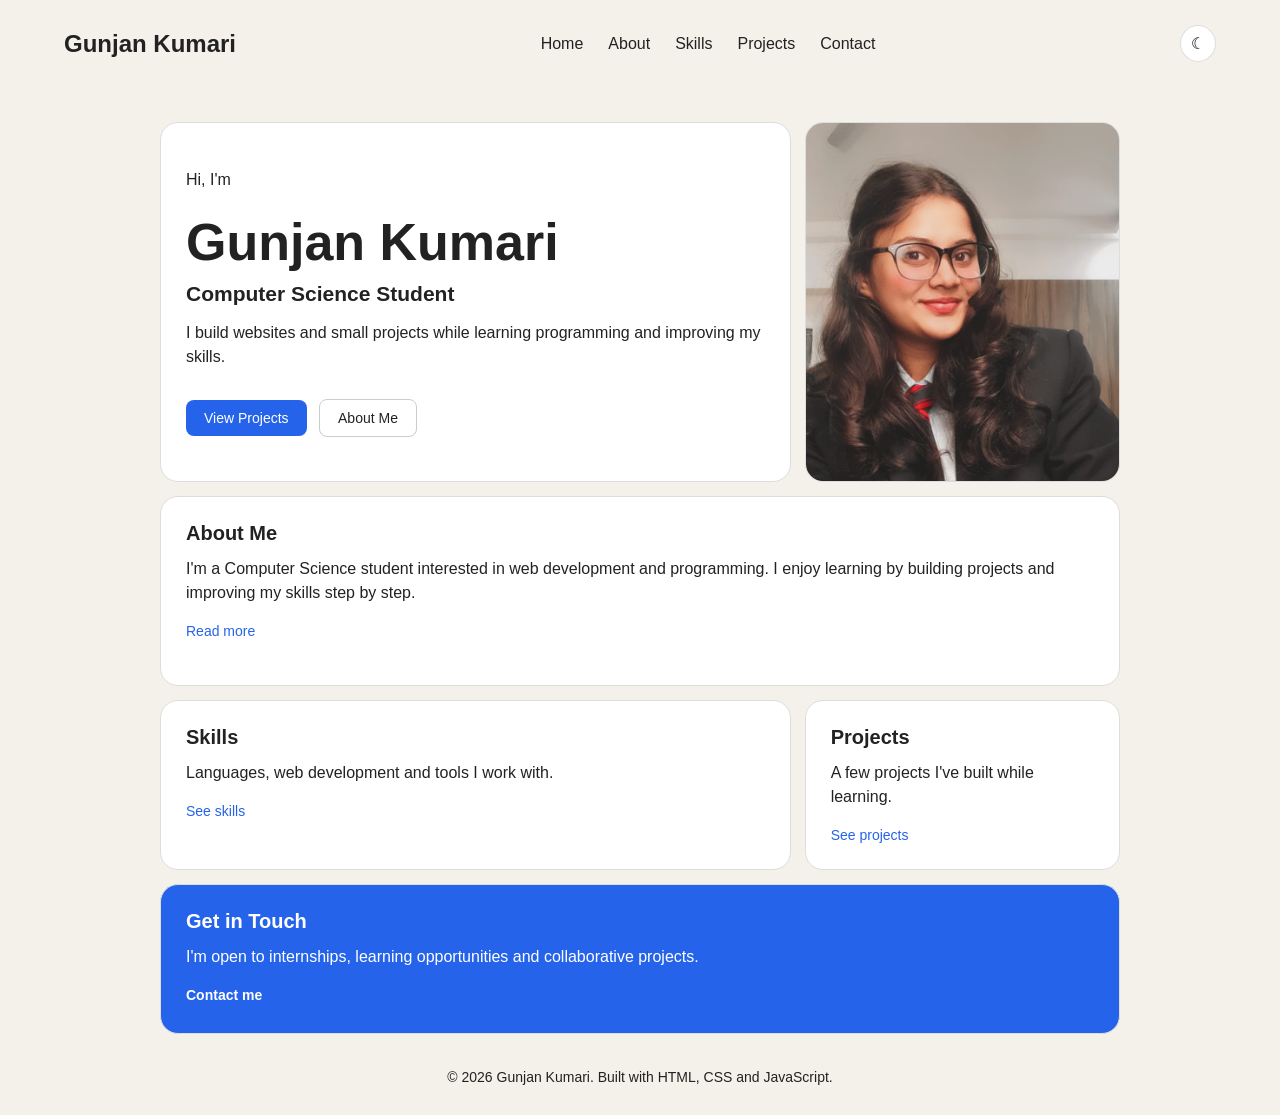
<file: index.html>
<!DOCTYPE html>
<html lang="en">
<head>
  <meta charset="UTF-8">
  <meta name="viewport" content="width=device-width, initial-scale=1.0">
  <title>Gunjan Kumari Portfolio</title>
  <link rel="stylesheet" href="style.css">
</head>
<body>
  
  <header>
    <nav>
      <div class="logo">Gunjan Kumari</div>
      <div class="nav-bars">
        <a href="index.html">Home</a>
        <a href="about.html">About</a>
        <a href="skills.html">Skills</a>
        <a href="projects.html">Projects</a>
        <a href="contact.html">Contact</a>
      </div>
      <button id="theme-btn">☾</button>
    </nav>
  </header>

  <main>
    <section id="home">
      <p>Hi, I'm</p>
      <h1>Gunjan Kumari</h1>
      <h2>Computer Science Student</h2>
      <p>
        I build websites and small projects while learning
        programming and improving my skills.
      </p>
      <div class="home-buttons">
        <a href="projects.html">View Projects</a>
        <a href="about.html">About Me</a>
      </div>
    </section>
    <section id="profile">
      <img src="Profile.jpg" alt="Gunjan Kumari">
    </section>
    <section id="about">
      <h2>About Me</h2>
      <p>
        I'm a Computer Science student interested in web development
        and programming. I enjoy learning by building projects and
        improving my skills step by step.
      </p>
      <a href="about.html">Read more</a>
    </section>
    <section id="skills">
      <h2>Skills</h2>
      <p>
        Languages, web development and tools I work with.
      </p>
      <a href="skills.html">See skills</a>
    </section>
    <section id="projects">
      <h2>Projects</h2>
      <p>
        A few projects I've built while learning.
      </p>
      <a href="projects.html">See projects</a>
    </section>
    <section id="contact">
      <h2>Get in Touch</h2>
      <p>
        I'm open to internships, learning opportunities
        and collaborative projects.
      </p>
      <a href="contact.html">Contact me</a>
    </section>
  </main>

  <footer>
    <p>
      &copy; <span id="year"></span> Gunjan Kumari.
      Built with HTML, CSS and JavaScript.
    </p>
  </footer>

  <script src="script.js"></script>
</body>
</html>
</file>
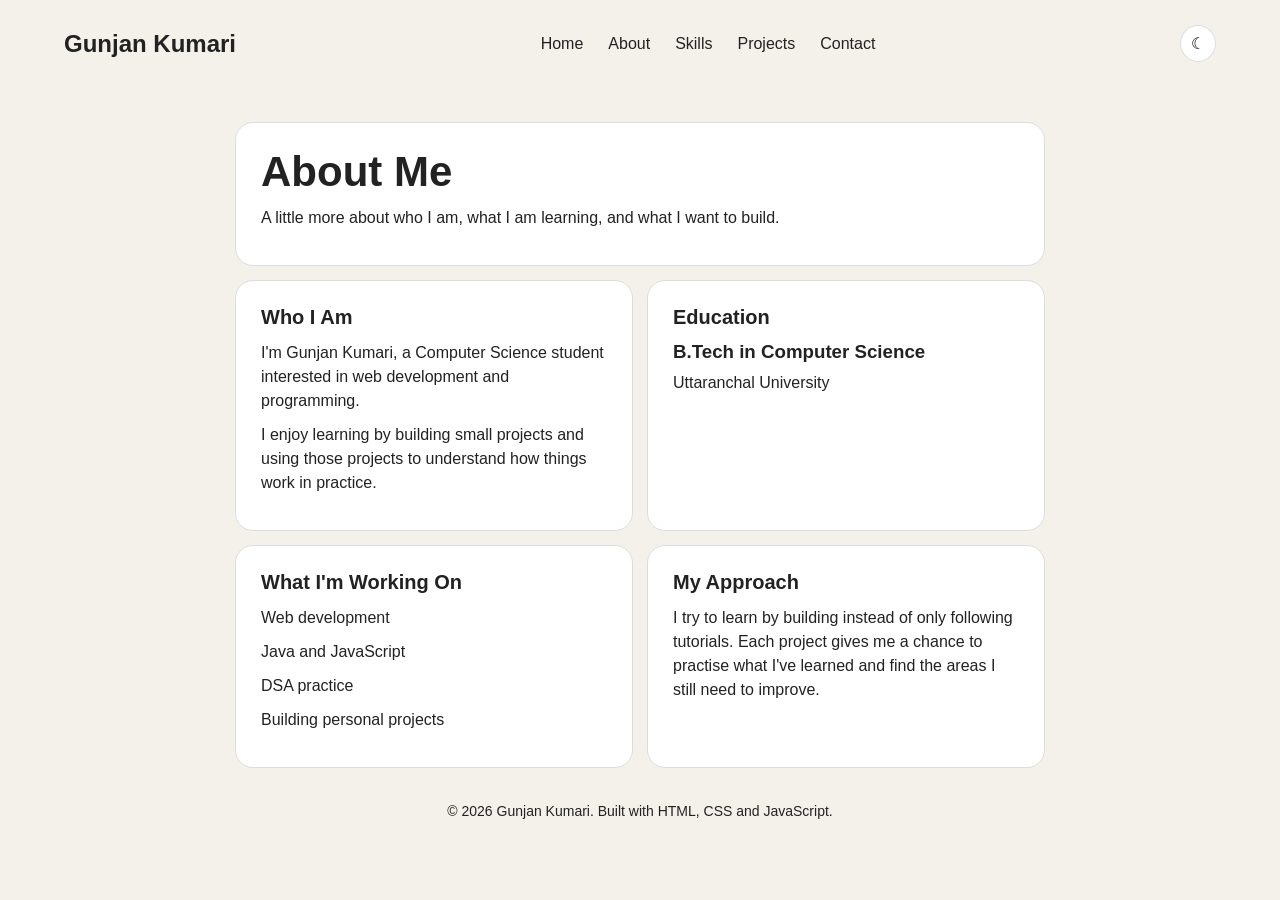
<file: about.html>
<!DOCTYPE html>
<html lang="en">
<head>
  <meta charset="UTF-8">
  <meta name="viewport" content="width=device-width, initial-scale=1.0">
  <title>About</title>
  <link rel="stylesheet" href="style.css">
</head>

<body>

  <header>
    <nav>
      <div class="logo">Gunjan Kumari</div>

      <div class="nav-bars">
        <a href="index.html">Home</a>
        <a href="about.html">About</a>
        <a href="skills.html">Skills</a>
        <a href="projects.html">Projects</a>
        <a href="contact.html">Contact</a>
      </div>

      <button id="theme-btn">☾</button>
    </nav>
  </header>


  <main class="details-page">

    <section class="page-intro">
      <h1>About Me</h1>

      <p>
        A little more about who I am, what I am learning,
        and what I want to build.
      </p>
    </section>


    <section class="about-card">
      <h2>Who I Am</h2>

      <p>
        I'm Gunjan Kumari, a Computer Science student interested
        in web development and programming.
      </p>

      <p>
        I enjoy learning by building small projects and using
        those projects to understand how things work in practice.
      </p>
    </section>


    <section class="about-card">
      <h2>Education</h2>

      <h3>B.Tech in Computer Science</h3>

      <p>
        Uttaranchal University
      </p>
    </section>


    <section class="about-card">
      <h2>What I'm Working On</h2>

      <p>Web development</p>
      <p>Java and JavaScript</p>
      <p>DSA practice</p>
      <p>Building personal projects</p>
    </section>


    <section class="about-card">
      <h2>My Approach</h2>

      <p>
        I try to learn by building instead of only following tutorials.
        Each project gives me a chance to practise what I've learned
        and find the areas I still need to improve.
      </p>
    </section>

  </main>


  <footer>
    <p>&copy; <span id="year"></span> Gunjan Kumari. Built with HTML, CSS and JavaScript.</p>
  </footer>


  <script src="script.js"></script>

</body>
</html>
</file>
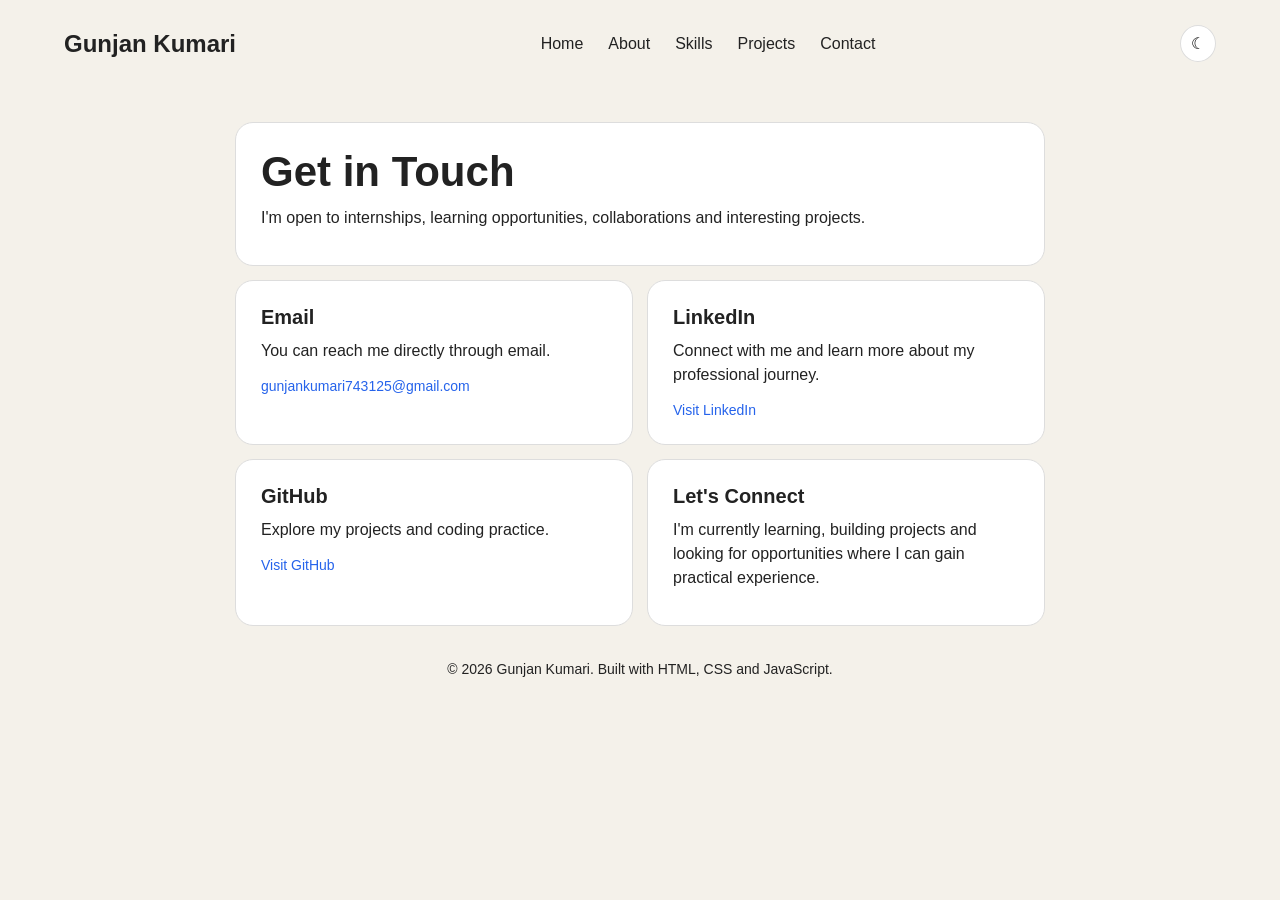
<file: contact.html>
<!DOCTYPE html>
<html lang="en">
<head>
  <meta charset="UTF-8">
  <meta name="viewport" content="width=device-width, initial-scale=1.0">
  <title>Contact</title>
  <link rel="stylesheet" href="style.css">
</head>
<body>

  <header>
    <nav>
      <div class="logo">Gunjan Kumari</div>
      <div class="nav-bars">
        <a href="index.html">Home</a>
        <a href="about.html">About</a>
        <a href="skills.html">Skills</a>
        <a href="projects.html">Projects</a>
        <a href="contact.html">Contact</a>
      </div>
      <button id="theme-btn">☾</button>
    </nav>
  </header>
  <main class="details-page">
    <section class="page-intro">
      <h1>Get in Touch</h1>
      <p>
        I'm open to internships, learning opportunities,
        collaborations and interesting projects.
      </p>
    </section>
    <section class="contact-card">
      <h2>Email</h2>
      <p>
        You can reach me directly through email.
      </p>
      <a href="mailto:gunjankumari743125@gmail.com">
        gunjankumari743125@gmail.com
      </a>
    </section>
    <section class="contact-card">
      <h2>LinkedIn</h2>
      <p>
        Connect with me and learn more about my professional journey.
      </p>
      <a href="https://www.linkedin.com/in/gunjan-kumari-443295365" target="_blank" rel="noopener noreferrer">Visit LinkedIn
      </a>
    </section>

    <section class="contact-card">
      <h2>GitHub</h2>
      <p>
        Explore my projects and coding practice.
      </p>
      <a href="https://github.com/Gunjan-16" target="_blank" rel="noopener noreferrer"> Visit GitHub</a>
    </section>

    <section class="contact-card">
      <h2>Let's Connect</h2>

      <p>
        I'm currently learning, building projects and looking
        for opportunities where I can gain practical experience.
      </p>
    </section>

  </main>

  <footer>
    <p>&copy; <span id="year"></span> Gunjan Kumari. Built with HTML, CSS and JavaScript.</p>
  </footer>

  <script src="script.js"></script>

</body>
</html>
</file>
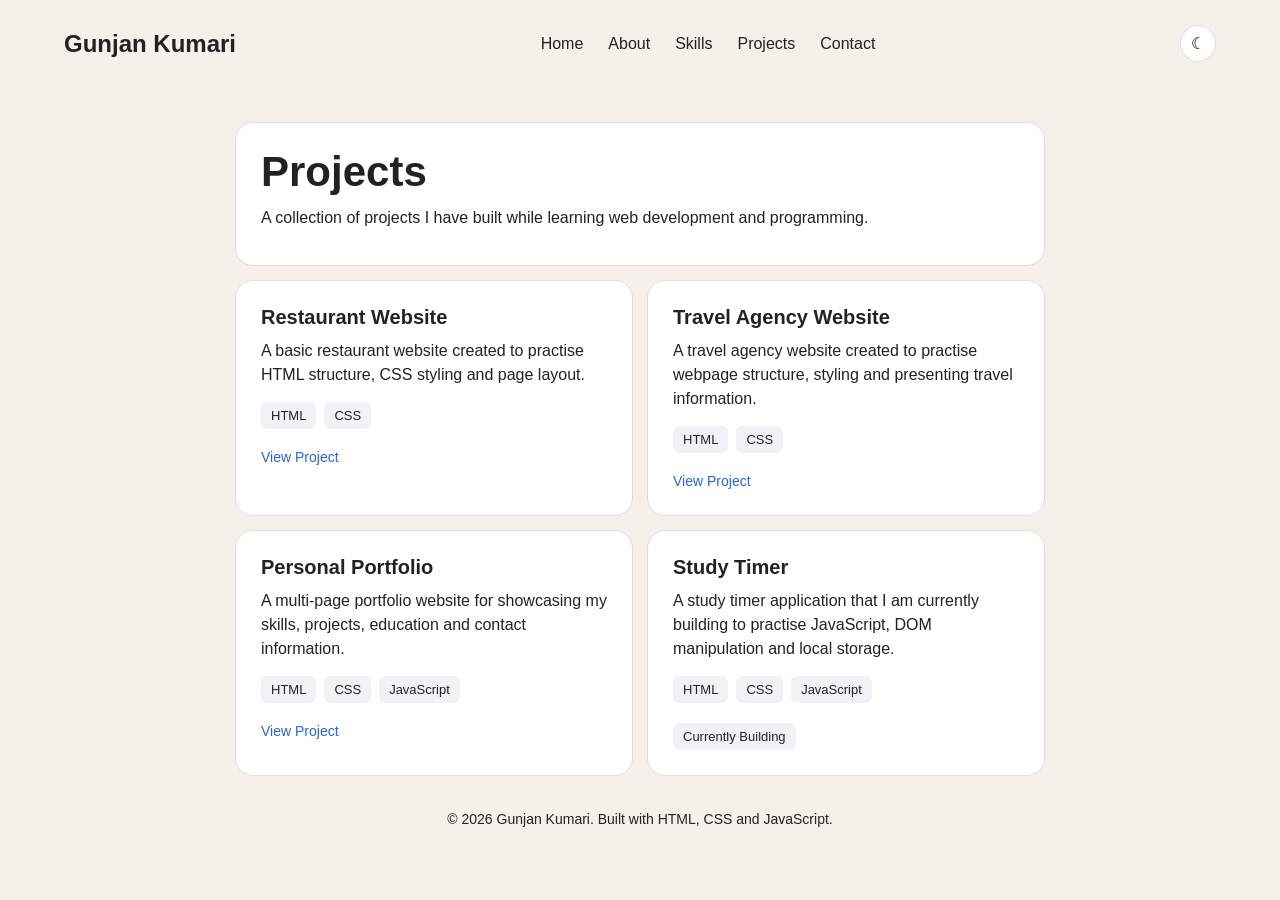
<file: projects.html>
<!DOCTYPE html>
<html lang="en">
<head>
  <meta charset="UTF-8">
  <meta name="viewport" content="width=device-width, initial-scale=1.0">
  <title>Projects</title>
  <link rel="stylesheet" href="style.css">
</head>
<body>

  <header>
    <nav>
      <div class="logo">Gunjan Kumari</div>
      <div class="nav-bars">
        <a href="index.html">Home</a>
        <a href="about.html">About</a>
        <a href="skills.html">Skills</a>
        <a href="projects.html">Projects</a>
        <a href="contact.html">Contact</a>
      </div>
      <button id="theme-btn">☾</button>
    </nav>
  </header>
  
  <main class="details-page">
    <section class="page-intro">
      <h1>Projects</h1>
      <p>
        A collection of projects I have built while learning
        web development and programming.
      </p>
    </section>
    <section class="project-card">
      <h2>Restaurant Website</h2>
      <p>
        A basic restaurant website created to practise HTML
        structure, CSS styling and page layout.
      </p>
      <div class="project-tech">
        <span>HTML</span>
        <span>CSS</span>
      </div>
      <a href="https://restaraunt-website.netlify.app/" class="project-link">View Project</a>
    </section>
    <section class="project-card">
      <h2>Travel Agency Website</h2>
      <p>
        A travel agency website created to practise webpage
        structure, styling and presenting travel information.
      </p>
      <div class="project-tech">
        <span>HTML</span>
        <span>CSS</span>
      </div>
      <a href="https://travelageny.vercel.app/" class="project-link">View Project</a>
    </section>
    <section class="project-card">
      <h2>Personal Portfolio</h2>
      <p>
        A multi-page portfolio website for showcasing my skills,
        projects, education and contact information.
      </p>
      <div class="project-tech">
        <span>HTML</span>
        <span>CSS</span>
        <span>JavaScript</span>
      </div>
      <a href="https://portfolioo-taupe-one.vercel.app/" class="project-link">View Project</a>
    </section>
    <section class="project-card">
      <h2>Study Timer</h2>
      <p>
        A study timer application that I am currently building
        to practise JavaScript, DOM manipulation and local storage.
      </p>

      <div class="project-tech">
        <span>HTML</span>
        <span>CSS</span>
        <span>JavaScript</span>
      </div>
      <span class="project-status">Currently Building</span>
    </section>
  </main>

  <footer>
    <p>&copy; <span id="year"></span> Gunjan Kumari. Built with HTML, CSS and JavaScript.</p>
  </footer>

  <script src="script.js"></script>
</body>
</html>
</file>
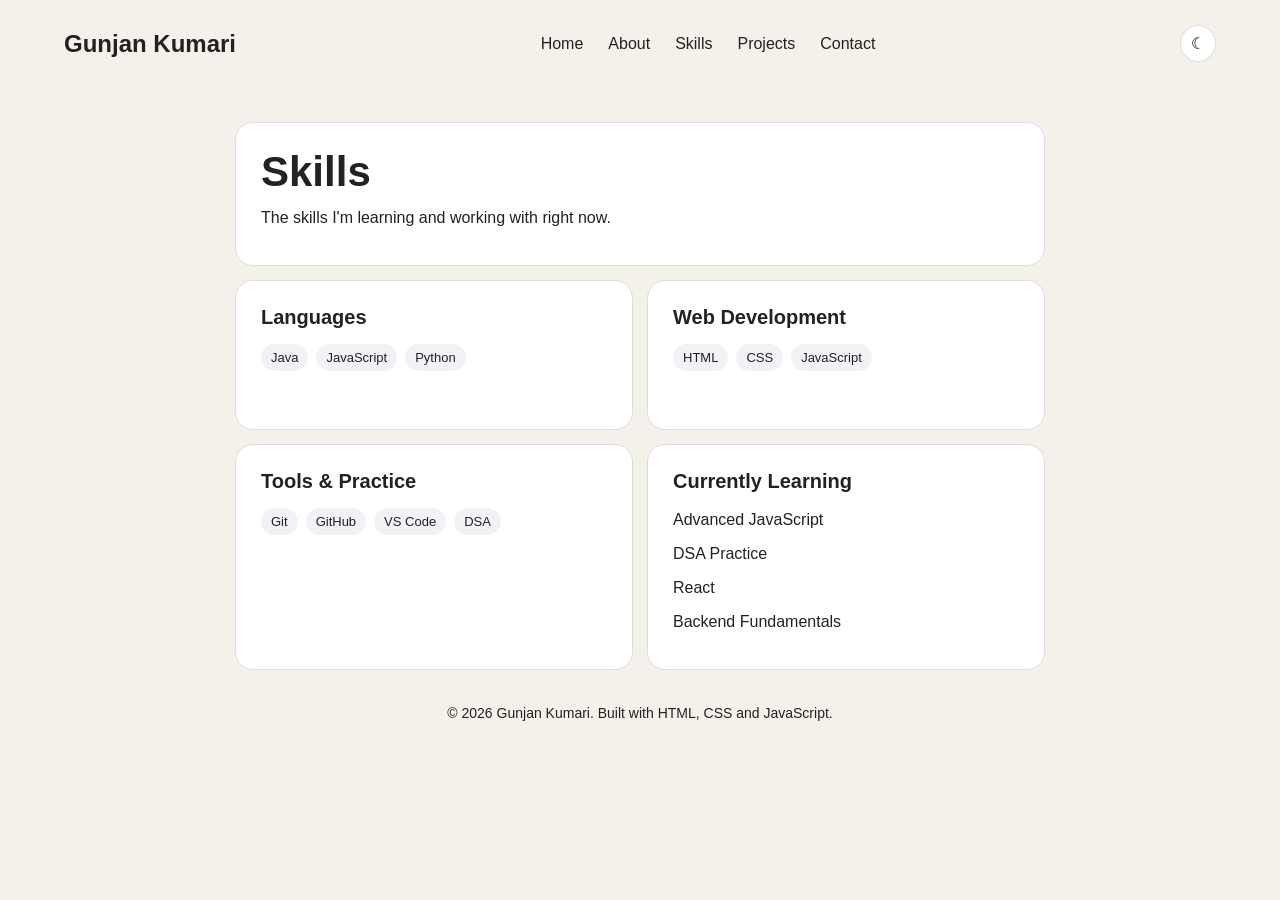
<file: skills.html>
<!DOCTYPE html>
<html lang="en">
<head>
  <meta charset="UTF-8">
  <meta name="viewport" content="width=device-width, initial-scale=1.0">
  <title>Skills</title>
  <link rel="stylesheet" href="style.css">
</head>

<body>

  <header>
    <nav>
      <div class="logo">Gunjan Kumari</div>

      <div class="nav-bars">
        <a href="index.html">Home</a>
        <a href="about.html">About</a>
        <a href="skills.html">Skills</a>
        <a href="projects.html">Projects</a>
        <a href="contact.html">Contact</a>
      </div>

      <button id="theme-btn">☾</button>
    </nav>
  </header>


  <main class="details-page">

    <section class="page-intro">
      <h1>Skills</h1>

      <p>
        The skills I'm learning and working with right now.
      </p>
    </section>


    <section class="skills">
      <h2>Languages</h2>

      <div class="skills-list">
        <span>Java</span>
        <span>JavaScript</span>
        <span>Python</span>
      </div>
    </section>


    <section class="skills">
      <h2>Web Development</h2>

      <div class="skills-list">
        <span>HTML</span>
        <span>CSS</span>
        <span>JavaScript</span>
      </div>
    </section>


    <section class="skills">
      <h2>Tools & Practice</h2>

      <div class="skills-list">
        <span>Git</span>
        <span>GitHub</span>
        <span>VS Code</span>
        <span>DSA</span>
      </div>
    </section>


    <section class="skills">
      <h2>Currently Learning</h2>

      <div class="learning-list">
        <p>Advanced JavaScript</p>
        <p>DSA Practice</p>
        <p>React</p>
        <p>Backend Fundamentals</p>
      </div>
    </section>

  </main>


  <footer>
    <p>&copy; <span id="year"></span> Gunjan Kumari. Built with HTML, CSS and JavaScript.</p>


  <script src="script.js"></script>

</body>
</html>
</file>
<file: style.css>
* {
  margin: 0;
  padding: 0;
  box-sizing: border-box;
}

body {
  min-height: 100vh;
  font-family: Arial, sans-serif;
  background-color: #f4f1ea;
  color: #222;
}

header {
  padding: 25px 5%;
}

nav {
  display: flex;
  justify-content: space-between;
  align-items: center;
}

.logo {
  font-size: 24px;
  font-weight: bold;
}

.nav-bars {
  display: flex;
  gap: 25px;
}

.nav-bars a {
  text-decoration: none;
  color: #222;
}

.nav-bars a:hover {
  color: #2563eb;
}

#theme-btn {
  border: 1px solid #ddd;
  background-color: white;
  padding: 8px 10px;
  border-radius: 50%;
  cursor: pointer;
  font-size: 16px;
}

#theme-btn:hover {
  background-color: #f0f2f5;
}

main {
  max-width: 1000px;
  margin: 35px auto;
  padding: 0 20px;
  display: grid;
  grid-template-columns: 2fr 1fr;
  gap: 14px;
}

section {
  background-color: white;
  border: 1px solid #ddd;
  border-radius: 18px;
  padding: 25px;
}

section h2 {
  font-size: 20px;
  margin-bottom: 12px;
}

section p {
  line-height: 1.5;
  margin-bottom: 10px;
}

#home {
  min-height: 360px;
  display: flex;
  flex-direction: column;
  justify-content: center;
}

#home h1 {
  font-size: 52px;
  margin: 10px 0;
}

#home h2 {
  font-size: 21px;
  margin-bottom: 15px;
}

#home > p {
  max-width: 600px;
}

.home-buttons {
  margin-top: 12px;
}

.home-buttons a {
  display: inline-block;
  padding: 10px 18px;
  margin-right: 8px;
  border-radius: 8px;
  text-decoration: none;
  font-size: 14px;
}

.home-buttons a:first-child {
  background-color: #2563eb;
  color: white;
}

.home-buttons a:last-child {
  border: 1px solid #ccc;
  color: #222;
}

.home-buttons a:hover {
  opacity: 0.85;
}

#profile {
  height: 360px;
  padding: 0;
  overflow: hidden;
  border-radius: 18px;
}

#profile img {
  width: 100%;
  height: auto;
  display: block;
}

#about {
  grid-column: span 2;
  min-height: 190px;
}

#skills {
  min-height: 170px;
}

#projects {
  min-height: 170px;
}

#contact {
  grid-column: span 2;
  min-height: 150px;
  background-color: #2563eb;
  color: white;
}

section a {
  display: inline-block;
  margin-top: 8px;
  color: #2563eb;
  text-decoration: none;
  font-size: 14px;
}

section a:hover {
  text-decoration: underline;
}

#contact a {
  color: white;
  font-weight: bold;
}

footer {
  max-width: 1000px;
  margin: 30px auto;
  padding: 0 20px;
  text-align: center;
  font-size: 14px;
}

.details-page {
  max-width: 850px;
  margin: 35px auto;
  padding: 0 20px;
  display: grid;
  grid-template-columns: 1fr 1fr;
  gap: 14px;
}

.page-intro {
  grid-column: span 2;
}

.page-intro h1 {
  font-size: 42px;
  margin-bottom: 10px;
}

.skills {
  min-height: 150px;
}

.skills-list {
  display: flex;
  flex-wrap: wrap;
  gap: 8px;
  margin-top: 15px;
}

.skills-list span {
  padding: 6px 10px;
  background-color: #f0f2f5;
  border-radius: 20px;
  font-size: 13px;
}

.learning-list {
  margin-top: 15px;
}

.learning-list p {
  margin-bottom: 10px;
}

.about-card {
  min-height: 150px;
}

.about-card h3 {
  margin-bottom: 8px;
}

.about-card p {
  margin-bottom: 10px;
}

.project-card {
  min-height: 200px;
}

.project-card h2 {
  margin-bottom: 10px;
}

.project-tech {
  display: flex;
  flex-wrap: wrap;
  gap: 8px;
  margin: 15px 0;
}

.project-tech span {
  padding: 6px 10px;
  background-color: #f0f2f5;
  border-radius: 6px;
  font-size: 13px;
}

.project-link {
  display: inline-block;
  margin-top: 5px;
  color: #2563eb;
  text-decoration: none;
  font-size: 14px;
}

.project-link:hover {
  text-decoration: underline;
}

.project-status {
  display: inline-block;
  margin-top: 5px;
  padding: 6px 10px;
  background-color: #f0f2f5;
  border-radius: 6px;
  font-size: 13px;
}

.contact-card {
  min-height: 160px;
}

.contact-card h2 {
  margin-bottom: 10px;
}

.contact-card a {
  display: inline-block;
  margin-top: 5px;
  color: #2563eb;
  text-decoration: none;
  font-size: 14px;
}

.contact-card a:hover {
  text-decoration: underline;
}

.dark-mode {
  background-color: #181818;
  color: white;
}

.dark-mode section {
  background-color: #242424;
  border-color: #444;
}

.dark-mode .nav-bars a {
  color: white;
}

.dark-mode #theme-btn {
  background-color: #242424;
  color: white;
  border-color: #555;
}

.dark-mode .home-buttons a:last-child {
  color: white;
  border-color: #555;
}

.dark-mode section a {
  color: #60a5fa;
}

.dark-mode #contact {
  background-color: #2563eb;
  color: white;
}

.dark-mode #contact a {
  color: white;
}

.dark-mode .skills-list span,
.dark-mode .project-tech span,
.dark-mode .project-status {
  background-color: #333;
  color: white;
}

#top-btn {
  display: none;
  position: fixed;
  right: 20px;
  bottom: 20px;
  width: 40px;
  height: 40px;
  border: none;
  border-radius: 50%;
  background-color: #2563eb;
  color: white;
  font-size: 20px;
  cursor: pointer;
}

#top-btn:hover {
  opacity: 0.8;
}

@media (max-width: 768px) {
header {
    padding: 18px 20px;
}

nav {
    flex-direction: column;
    gap: 15px;
}

.nav-bars {
    gap: 15px;
    flex-wrap: wrap;
    justify-content: center;
}

main {
    grid-template-columns: 1fr;
    margin: 25px auto;
    padding: 0 15px;
}

#home {
    min-height: 320px;
}

#home h1 {
    font-size: 38px;
}

#profile {
    height: 350px;
    min-height: 0;
}

#about, #contact {
    grid-column: auto;
}

section {
    padding: 20px;
}

.details-page {
    grid-template-columns: 1fr;
    margin: 25px auto;
    padding: 0 15px;
}

.page-intro {
    grid-column: auto;
}

.page-intro h1 {
    font-size: 36px;
}

footer {
    padding: 0 15px;
  }
}
</file>
